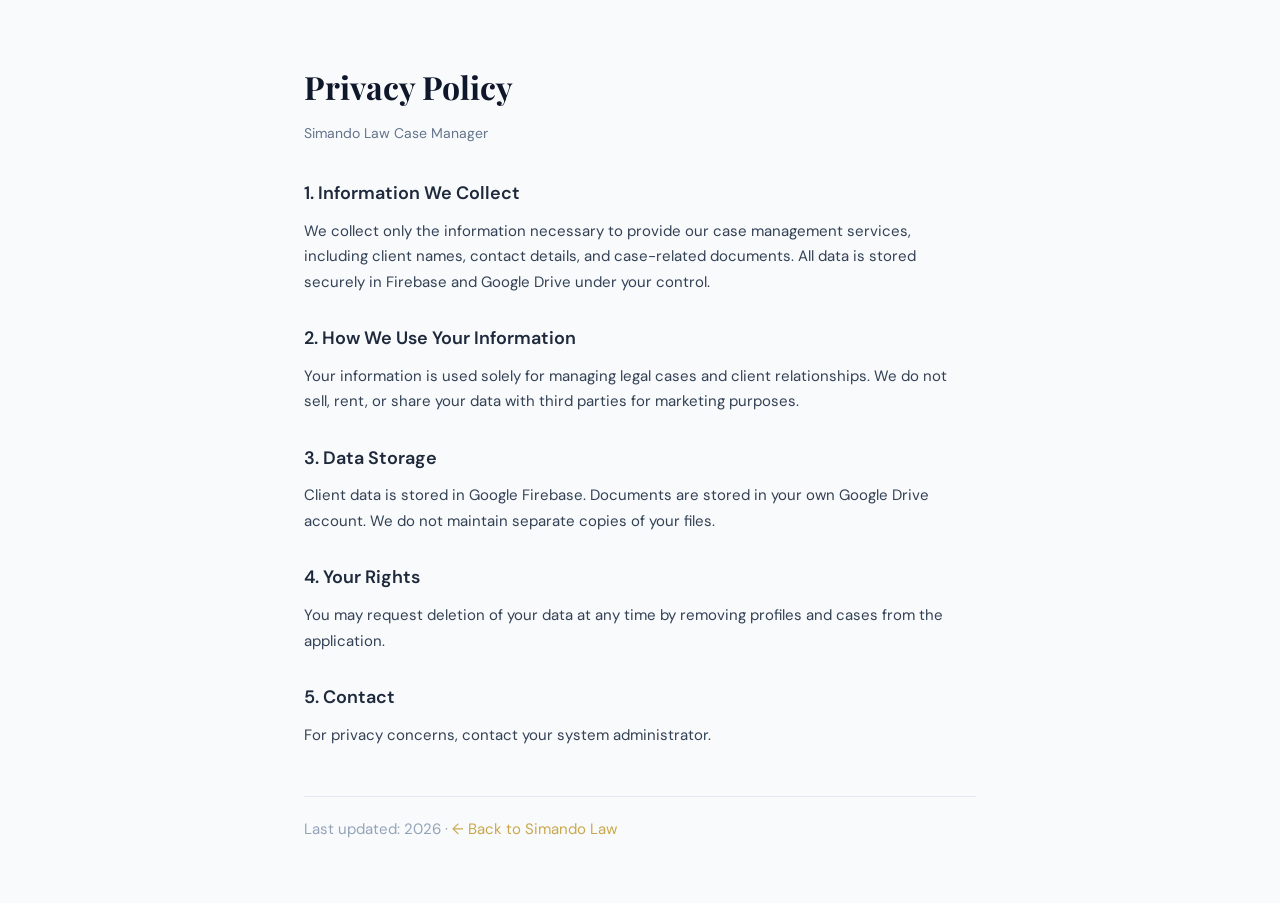
<file: privacy-policy.html>
<!DOCTYPE html>
<html lang="en">
<head>
<meta charset="UTF-8">
<meta name="viewport" content="width=device-width, initial-scale=1.0">
<title>Privacy Policy — Simando Law</title>
<style>
*,*::before,*::after{box-sizing:border-box;margin:0;padding:0}
body{max-width:720px;margin:60px auto;padding:0 24px;font-family:'DM Sans',system-ui,sans-serif;line-height:1.7;color:#334155;background:#f8fafc}
h1{font-family:'Playfair Display',Georgia,serif;font-size:32px;color:#0f172a;margin-bottom:8px}
.sub{color:#64748b;font-size:14px;margin-bottom:32px}
h2{font-size:18px;color:#1e293b;margin:28px 0 10px;font-weight:600}
p{margin-bottom:14px;font-size:15px}
ul{margin:0 0 14px 20px}
li{margin-bottom:6px}
.footer{margin-top:48px;padding-top:20px;border-top:1px solid #e2e8f0;color:#94a3b8;font-size:12px}
a{color:#c9a84c;text-decoration:none}
a:hover{text-decoration:underline}
</style>
<link href="https://fonts.googleapis.com/css2?family=Playfair+Display:wght@700&family=DM+Sans:wght@400;500;600&display=swap" rel="stylesheet"/>
</head>
<body>
<h1>Privacy Policy</h1>
<p class="sub">Simando Law Case Manager</p>

<h2>1. Information We Collect</h2>
<p>We collect only the information necessary to provide our case management services, including client names, contact details, and case-related documents. All data is stored securely in Firebase and Google Drive under your control.</p>

<h2>2. How We Use Your Information</h2>
<p>Your information is used solely for managing legal cases and client relationships. We do not sell, rent, or share your data with third parties for marketing purposes.</p>

<h2>3. Data Storage</h2>
<p>Client data is stored in Google Firebase. Documents are stored in your own Google Drive account. We do not maintain separate copies of your files.</p>

<h2>4. Your Rights</h2>
<p>You may request deletion of your data at any time by removing profiles and cases from the application.</p>

<h2>5. Contact</h2>
<p>For privacy concerns, contact your system administrator.</p>

<div class="footer">
  <p>Last updated: 2026 · <a href="index.html">← Back to Simando Law</a></p>
</div>
</body>
</html>
</file>
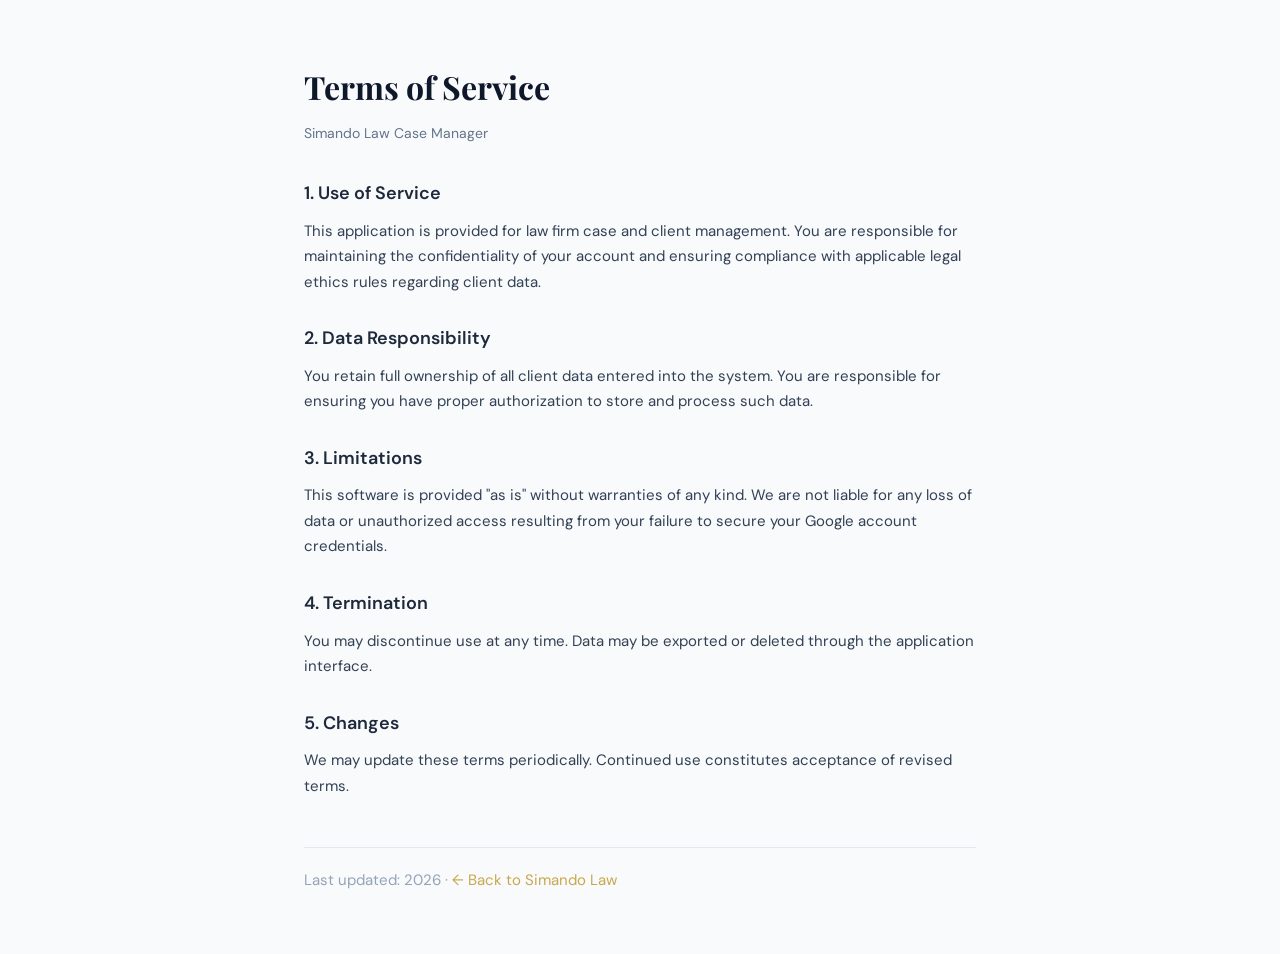
<file: terms-of-service.html>
<!DOCTYPE html>
<html lang="en">
<head>
<meta charset="UTF-8">
<meta name="viewport" content="width=device-width, initial-scale=1.0">
<title>Terms of Service — Simando Law</title>
<style>
*,*::before,*::after{box-sizing:border-box;margin:0;padding:0}
body{max-width:720px;margin:60px auto;padding:0 24px;font-family:'DM Sans',system-ui,sans-serif;line-height:1.7;color:#334155;background:#f8fafc}
h1{font-family:'Playfair Display',Georgia,serif;font-size:32px;color:#0f172a;margin-bottom:8px}
.sub{color:#64748b;font-size:14px;margin-bottom:32px}
h2{font-size:18px;color:#1e293b;margin:28px 0 10px;font-weight:600}
p{margin-bottom:14px;font-size:15px}
.footer{margin-top:48px;padding-top:20px;border-top:1px solid #e2e8f0;color:#94a3b8;font-size:12px}
a{color:#c9a84c;text-decoration:none}
a:hover{text-decoration:underline}
</style>
<link href="https://fonts.googleapis.com/css2?family=Playfair+Display:wght@700&family=DM+Sans:wght@400;500;600&display=swap" rel="stylesheet"/>
</head>
<body>
<h1>Terms of Service</h1>
<p class="sub">Simando Law Case Manager</p>

<h2>1. Use of Service</h2>
<p>This application is provided for law firm case and client management. You are responsible for maintaining the confidentiality of your account and ensuring compliance with applicable legal ethics rules regarding client data.</p>

<h2>2. Data Responsibility</h2>
<p>You retain full ownership of all client data entered into the system. You are responsible for ensuring you have proper authorization to store and process such data.</p>

<h2>3. Limitations</h2>
<p>This software is provided "as is" without warranties of any kind. We are not liable for any loss of data or unauthorized access resulting from your failure to secure your Google account credentials.</p>

<h2>4. Termination</h2>
<p>You may discontinue use at any time. Data may be exported or deleted through the application interface.</p>

<h2>5. Changes</h2>
<p>We may update these terms periodically. Continued use constitutes acceptance of revised terms.</p>

<div class="footer">
  <p>Last updated: 2026 · <a href="index.html">← Back to Simando Law</a></p>
</div>
</body>
</html>
</file>
